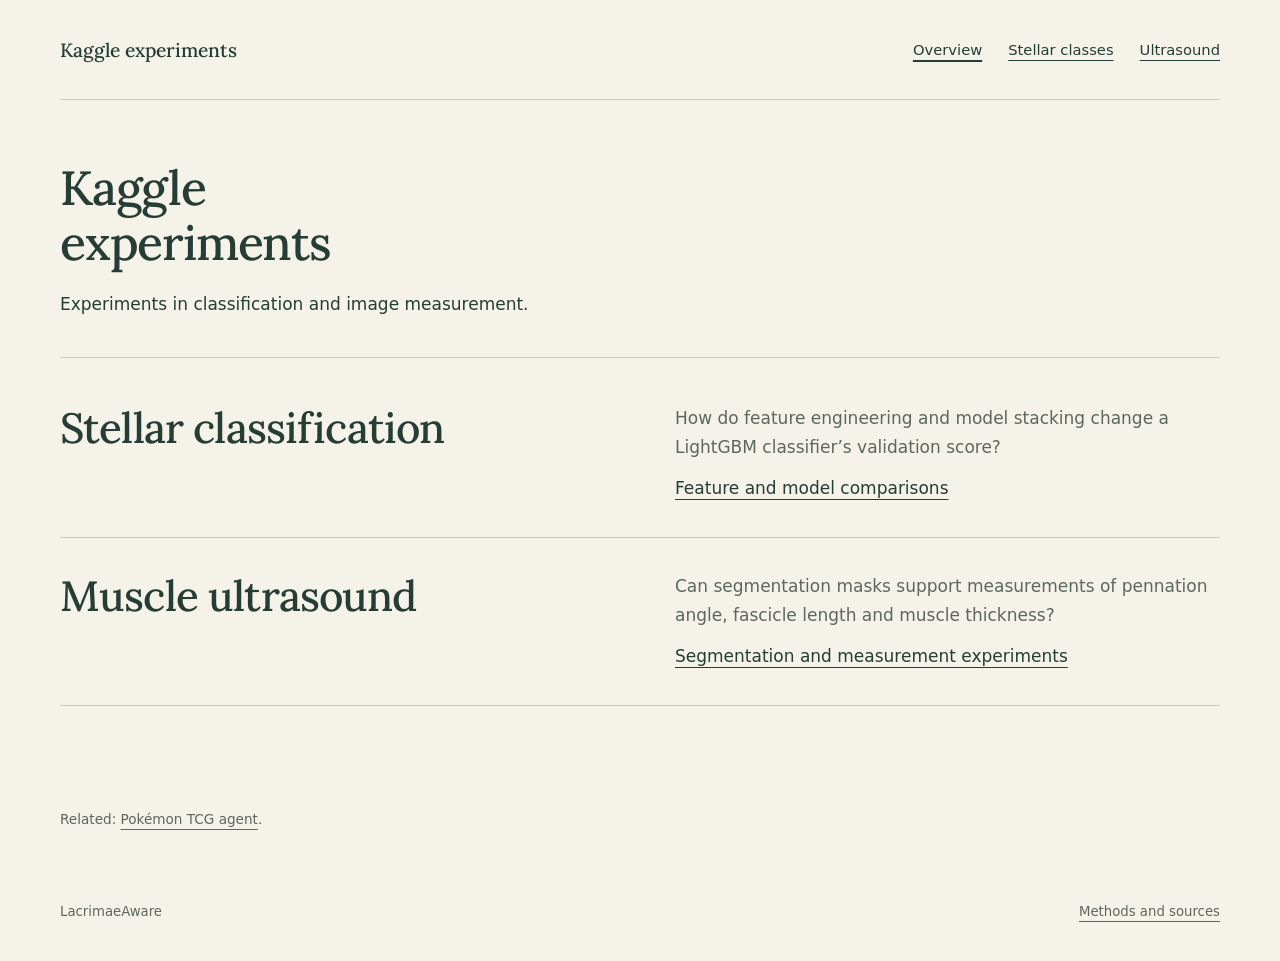
<file: site/index.html>
<!doctype html>
<html lang="en">
<head>
<meta charset="utf-8">
<meta name="viewport" content="width=device-width,initial-scale=1">
<title>Kaggle experiments</title>
<meta name="description" content="Kaggle projects for learning classification, image measurement and game-agent techniques.">
<link rel="stylesheet" href="style.css">
</head>
<body>
<a class="skip" href="#content">Skip to the study</a>
<header class="wrap mast">
<a class="brand" href="index.html">Kaggle experiments</a>
<nav aria-label="Studies">
<a href="index.html" aria-current="page">Overview</a>
<a href="stellar.html">Stellar classes</a>
<a href="ultrasound.html">Ultrasound</a>
</nav>
</header>
<main class="wrap" id="content">
<section class="source-intro">
<div class="intro">
<h1>Kaggle<br>experiments</h1>
<p>Experiments in classification and image measurement.</p>
</div>
</section>
<div class="study-index">
<section class="study-entry">
<h2>
<a href="stellar.html">Stellar classification</a>
</h2>
<div>
<p>How do feature engineering and model stacking change a LightGBM classifier’s validation score?</p>
<a class="entry-link" href="stellar.html">Feature and model comparisons</a>
</div>
</section>
<section class="study-entry">
<h2>
<a href="ultrasound.html">Muscle ultrasound</a>
</h2>
<div>
<p>Can segmentation masks support measurements of pennation angle, fascicle length and muscle thickness?</p>
<a class="entry-link" href="ultrasound.html">Segmentation and measurement experiments</a>
</div>
</section>
</div>
<p class="source-note" id="pokemon">Related: <a href="https://lacrimaeaware.github.io/pokemon-tcg-agent/">Pokémon TCG agent</a>.</p>
</main>
<footer class="wrap foot">
<span>LacrimaeAware</span>
<a href="sources.html">Methods and sources</a>
</footer>
</body>
</html>
</file>
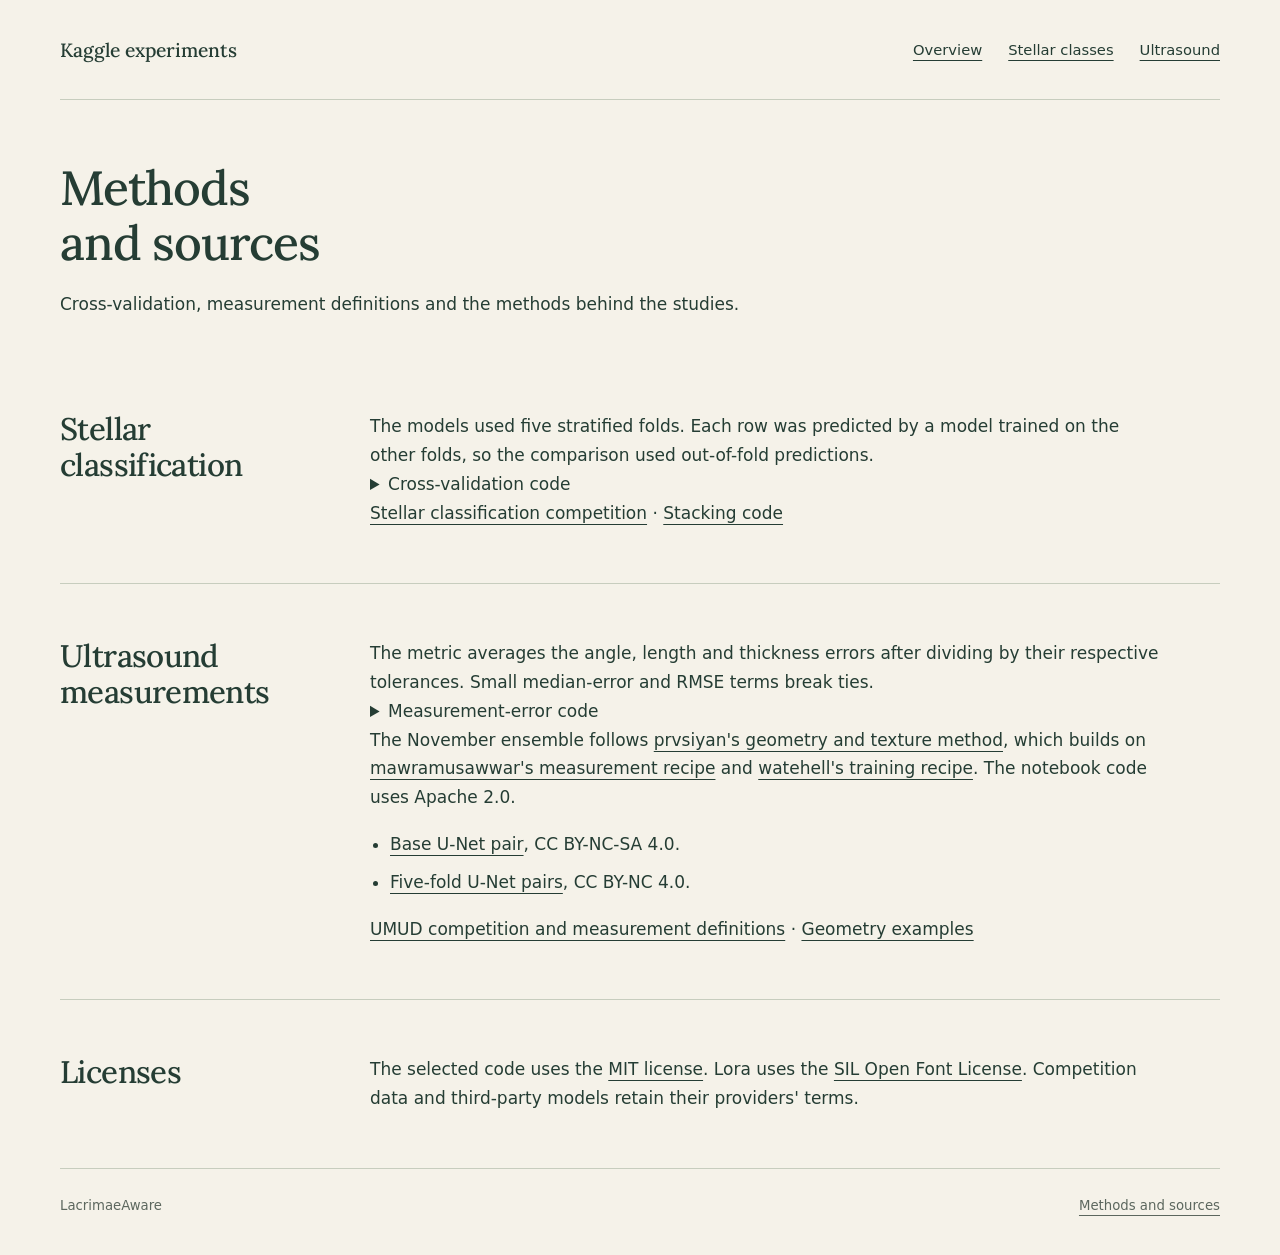
<file: site/sources.html>
<!doctype html>
<html lang="en">
<head><meta charset="utf-8"><meta name="viewport" content="width=device-width,initial-scale=1">
<title>Methods and sources · Kaggle experiments</title><meta name="description" content="Classification and ultrasound measurement experiments.">
<link rel="stylesheet" href="style.css"></head>
<body><a class="skip" href="#content">Skip to the study</a>
<header class="wrap mast"><a class="brand" href="index.html">Kaggle experiments</a><nav aria-label="Studies"><a href="index.html">Overview</a><a href="stellar.html">Stellar classes</a><a href="ultrasound.html">Ultrasound</a></nav></header>
<main class="wrap" id="content"><article>
<header class="source-intro"><div class="intro"><h1>Methods<br>and sources</h1><p>Cross-validation, measurement definitions and the methods behind the studies.</p></div></header>
<section class="chapter" id="stellar"><h2>Stellar classification</h2><div class="chapter-body"><p>The models used five stratified folds. Each row was predicted by a model trained on the other folds, so the comparison used out-of-fold predictions.</p>
<details><summary>Cross-validation code</summary><pre><code>def run_cv(cfg, X, y, X_test, classes):
    &quot;&quot;&quot;StratifiedKFold CV. Returns OOF probabilities, mean test probabilities,
    and the out-of-fold balanced accuracy.&quot;&quot;&quot;
    n_class = len(classes)
    oof = np.zeros((len(X), n_class))
    test_pred = np.zeros((len(X_test), n_class))

    skf = StratifiedKFold(n_splits=cfg.n_folds, shuffle=True, random_state=cfg.seed)
    for fold, (tr_idx, va_idx) in enumerate(skf.split(X, y), 1):
        X_tr, X_va = X.iloc[tr_idx], X.iloc[va_idx]
        y_tr, y_va = y[tr_idx], y[va_idx]

        model = lgb.LGBMClassifier(**cfg.params)
        model.fit(
            X_tr, y_tr,
            eval_set=[(X_va, y_va)],
            eval_metric=&quot;multi_logloss&quot;,
            callbacks=[lgb.early_stopping(100, verbose=False), lgb.log_evaluation(0)],
        )
        oof[va_idx] = model.predict_proba(X_va)
        test_pred += model.predict_proba(X_test) / cfg.n_folds
        fold_score = balanced_accuracy_score(y_va, oof[va_idx].argmax(1))
        print(f&quot;fold {fold}: balanced accuracy {fold_score:.4f} &quot;
              f&quot;(best_iter {model.best_iteration_})&quot;)

    oof_score = balanced_accuracy_score(y, oof.argmax(1))
    print(f&quot;OOF balanced accuracy: {oof_score:.4f}&quot;)
    return oof, test_pred, oof_score</code></pre></details>
<p><a href="https://www.kaggle.com/competitions/playground-series-s6e6">Stellar classification competition</a> · <a href="https://github.com/LacrimaeAware/kaggle-experiments/blob/main/predicting-stellar-class/experiments6.py">Stacking code</a></p></div></section>
<section class="chapter" id="ultrasound"><h2>Ultrasound measurements</h2><div class="chapter-body"><p>The metric averages the angle, length and thickness errors after dividing by their respective tolerances. Small median-error and RMSE terms break ties.</p>
<details><summary>Measurement-error code</summary><pre><code>def umud_score(
    solution: pd.DataFrame,
    submission: pd.DataFrame,
    row_id_column_name: str = &quot;image_id&quot;,
) -&gt; float:
    &quot;&quot;&quot;Compute the UMUD Score, lower is better.&quot;&quot;&quot;
    if row_id_column_name not in solution.columns:
        raise MetricInputError(f&quot;Solution is missing &#x27;{row_id_column_name}&#x27;.&quot;)
    if row_id_column_name not in submission.columns:
        raise MetricInputError(f&quot;Submission is missing &#x27;{row_id_column_name}&#x27;.&quot;)

    for col in TARGET_COLUMNS:
        if col not in solution.columns:
            raise MetricInputError(f&quot;Solution is missing &#x27;{col}&#x27;.&quot;)
        if col not in submission.columns:
            raise MetricInputError(f&quot;Submission is missing &#x27;{col}&#x27;.&quot;)

    if solution[row_id_column_name].duplicated().any():
        raise MetricInputError(&quot;Solution contains duplicate IDs.&quot;)
    if submission[row_id_column_name].duplicated().any():
        raise MetricInputError(&quot;Submission contains duplicate IDs.&quot;)

    merged = solution.merge(
        submission,
        on=row_id_column_name,
        how=&quot;inner&quot;,
        suffixes=(&quot;_true&quot;, &quot;_pred&quot;),
    )
    if len(merged) != len(solution):
        raise MetricInputError(f&quot;Submission is missing {len(solution) - len(merged)} rows.&quot;)

    primary = 0.0
    secondary = 0.0
    tertiary = 0.0
    weight_sum = float(sum(WEIGHTS[col] for col in TARGET_COLUMNS))

    for col in TARGET_COLUMNS:
        pred_col = f&quot;{col}_pred&quot;
        true_col = f&quot;{col}_true&quot;
        merged[pred_col] = pd.to_numeric(merged[pred_col], errors=&quot;coerce&quot;)
        if merged[pred_col].isna().any():
            raise MetricInputError(f&quot;Column &#x27;{col}&#x27; contains missing or non-numeric values.&quot;)

        y_true = merged[true_col].to_numpy(dtype=float)
        y_pred = merged[pred_col].to_numpy(dtype=float)
        if not np.isfinite(y_pred).all():
            raise MetricInputError(f&quot;Column &#x27;{col}&#x27; contains infinite values.&quot;)

        err = y_pred - y_true
        normalized_abs = np.abs(err) / TOLERANCES[col]
        normalized_sq = (err / TOLERANCES[col]) ** 2
        weight = WEIGHTS[col]

        primary += weight * float(np.mean(normalized_abs))
        secondary += weight * float(np.median(normalized_abs))
        tertiary += weight * float(np.sqrt(np.mean(normalized_sq)))

    primary /= weight_sum
    secondary /= weight_sum
    tertiary /= weight_sum
    return primary + EPS_SECONDARY * secondary + EPS_TERTIARY * tertiary</code></pre></details>
<p>The November ensemble follows <a href="https://www.kaggle.com/code/prvsiyan/trying-some-stuff-with-ultrasound-geometry">prvsiyan's geometry and texture method</a>, which builds on <a href="https://www.kaggle.com/code/mawramusawwar/umud-two-u-nets-texture-angle-lb-0-30652">mawramusawwar's measurement recipe</a> and <a href="https://www.kaggle.com/code/watehell/ans-is-simple-physical-scale-u-net-geometry">watehell's training recipe</a>. The notebook code uses Apache 2.0.</p>
<ul><li><a href="https://www.kaggle.com/datasets/watehell/umud-r34-unet-weights">Base U-Net pair</a>, CC BY-NC-SA 4.0.</li><li><a href="https://www.kaggle.com/datasets/prvsiyan/umud-r34-5fold-unet-weights">Five-fold U-Net pairs</a>, CC BY-NC 4.0.</li></ul>
<p><a href="https://www.kaggle.com/competitions/umud-challenge-muscle-architecture-in-ultrasound-data/overview/description">UMUD competition and measurement definitions</a> · <a href="https://github.com/LacrimaeAware/kaggle-experiments/blob/main/umud-muscle-architecture/mask_geometry.py">Geometry examples</a></p>
</div></section>
<section class="chapter"><h2>Licenses</h2><div class="chapter-body"><p>The selected code uses the <a href="licenses/MIT.txt">MIT license</a>. Lora uses the <a href="licenses/OFL-Lora.txt">SIL Open Font License</a>. Competition data and third-party models retain their providers' terms.</p></div></section>
</article></main>
<footer class="wrap foot"><span>LacrimaeAware</span><a href="sources.html">Methods and sources</a></footer>
</body></html>
</file>
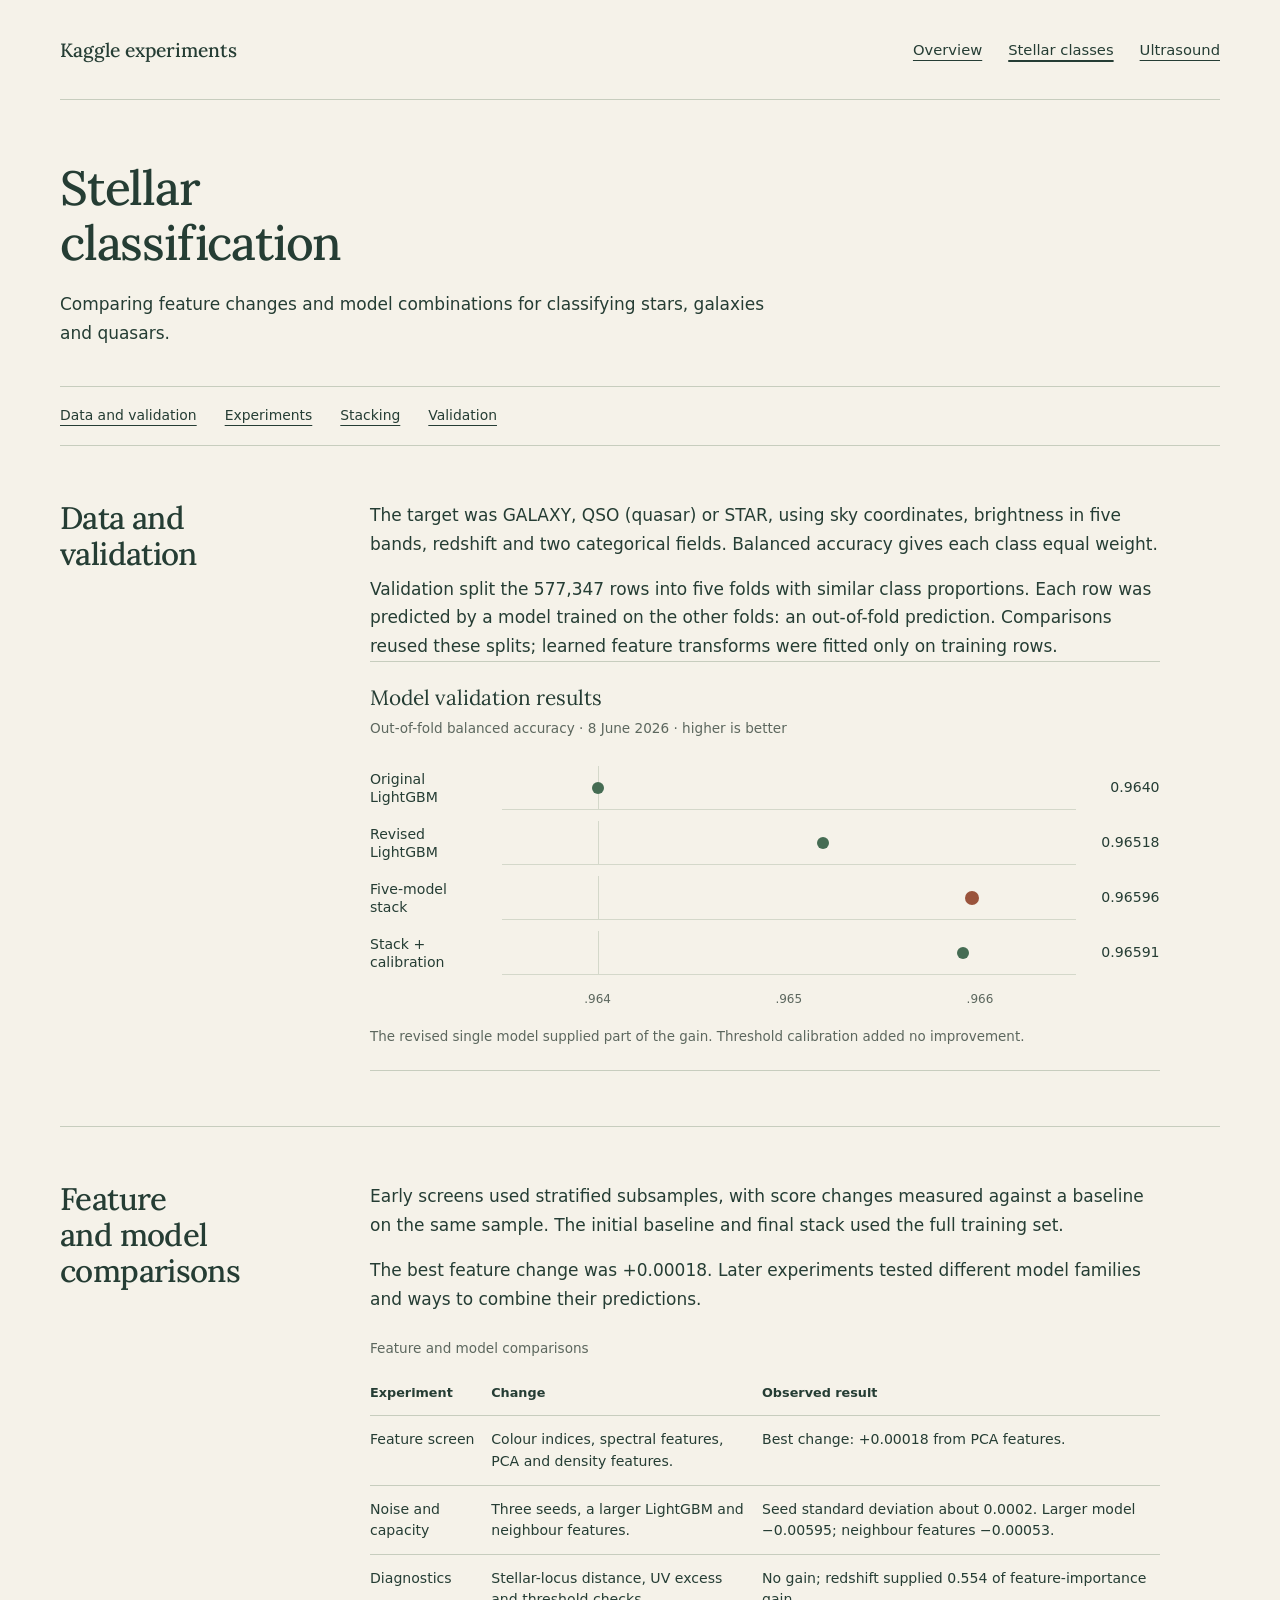
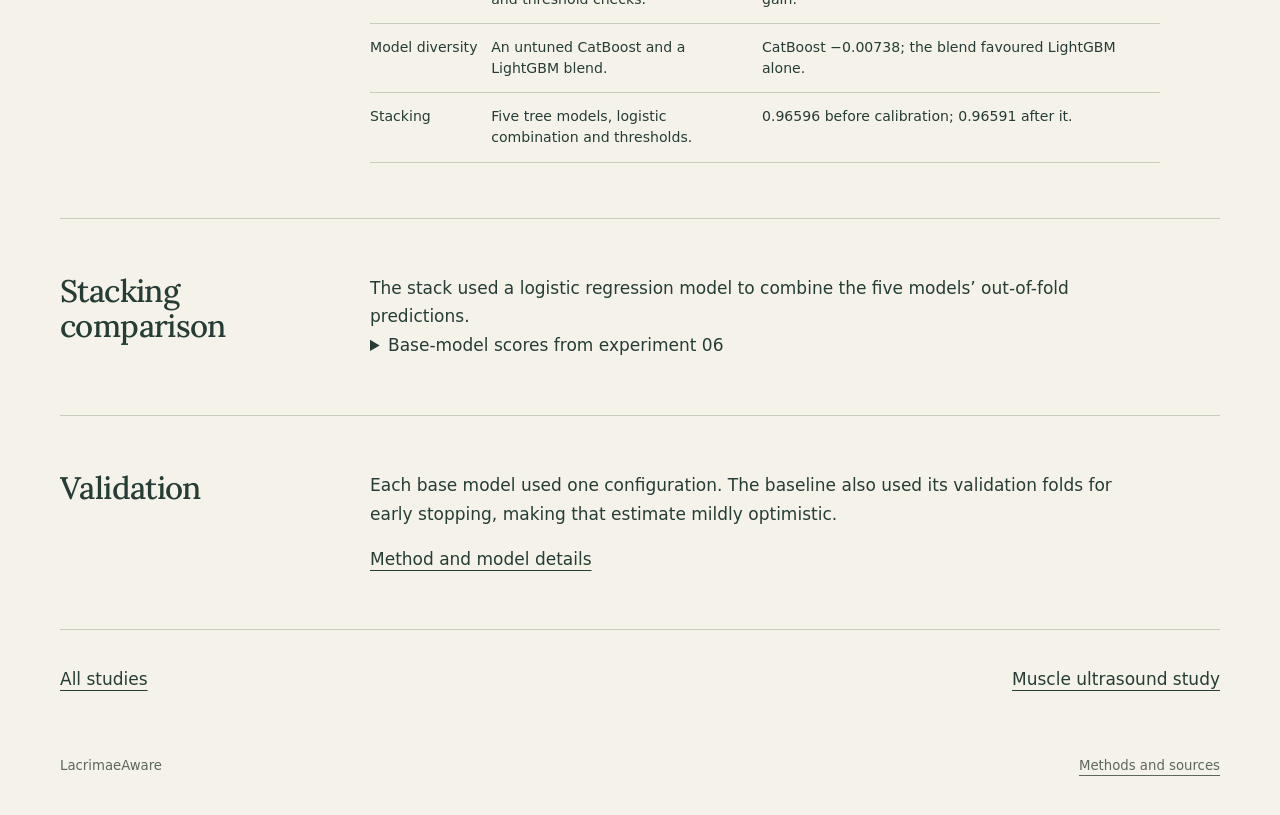
<file: site/stellar.html>
<!doctype html>
<html lang="en">
<head>
<meta charset="utf-8">
<meta name="viewport" content="width=device-width,initial-scale=1">
<title>Stellar classification · Kaggle experiments</title>
<meta name="description" content="Kaggle projects for learning classification, image measurement and game-agent techniques.">
<link rel="stylesheet" href="style.css">
</head>
<body>
<a class="skip" href="#content">Skip to the study</a>
<header class="wrap mast">
<a class="brand" href="index.html">Kaggle experiments</a>
<nav aria-label="Studies">
<a href="index.html">Overview</a>
<a href="stellar.html" aria-current="page">Stellar classes</a>
<a href="ultrasound.html">Ultrasound</a>
</nav>
</header>
<main class="wrap" id="content">
<article>
<header class="source-intro">
<div class="intro">
<h1>Stellar<br>classification</h1>
<p>Comparing feature changes and model combinations for classifying stars, galaxies and quasars.</p>
</div>
</header>
<nav class="chapters" aria-label="Stellar chapters">
<a href="#question">Data and validation</a>
<a href="#experiments">Experiments</a>
<a href="#result">Stacking</a>
<a href="#limits">Validation</a>
</nav>
<section class="chapter" id="question">
<h2>Data and validation</h2>
<div class="chapter-body">
<p>The target was GALAXY, QSO (quasar) or STAR, using sky coordinates, brightness in five bands, redshift and two categorical fields. Balanced accuracy gives each class equal weight.</p>
<p>Validation split the 577,347 rows into five folds with similar class proportions. Each row was predicted by a model trained on the other folds: an out-of-fold prediction. Comparisons reused these splits; learned feature transforms were fitted only on training rows.</p>
<figure class="figure" aria-labelledby="stellar-results">
<div class="figure-title" id="stellar-results">Model validation results</div>
<p class="figure-unit">Out-of-fold balanced accuracy · 8 June 2026 · higher is better</p>
<div class="dot-plot">
<div class="plot-row">
<span class="plot-label">Original LightGBM</span>
<div class="dot-track" aria-hidden="true">
<i class="dot" style="--x:16.6667%">
</i>
</div>
<span class="plot-value">0.9640</span>
</div>
<div class="plot-row">
<span class="plot-label">Revised LightGBM</span>
<div class="dot-track" aria-hidden="true">
<i class="dot" style="--x:56.0000%">
</i>
</div>
<span class="plot-value">0.96518</span>
</div>
<div class="plot-row">
<span class="plot-label">Five-model stack</span>
<div class="dot-track" aria-hidden="true">
<i class="dot best" style="--x:82.0000%">
</i>
</div>
<span class="plot-value">0.96596</span>
</div>
<div class="plot-row">
<span class="plot-label">Stack + calibration</span>
<div class="dot-track" aria-hidden="true">
<i class="dot" style="--x:80.3333%">
</i>
</div>
<span class="plot-value">0.96591</span>
</div>
<div class="dot-axis" aria-hidden="true">
<span>
</span>
<div class="axis-values">
<span style="left:16.667%">.964</span>
<span style="left:50%">.965</span>
<span style="left:83.333%">.966</span>
</div>
<span>
</span>
</div>
</div>
<figcaption>The revised single model supplied part of the gain. Threshold calibration added no improvement.</figcaption>
</figure>
</div>
</section>
<section class="chapter" id="experiments">
<h2>Feature and model comparisons</h2>
<div class="chapter-body">
<p>Early screens used stratified subsamples, with score changes measured against a baseline on the same sample. The initial baseline and final stack used the full training set.</p>
<p>The best feature change was +0.00018. Later experiments tested different model families and ways to combine their predictions.</p>
<div class="table-wrap" tabindex="0" role="region" aria-label="Feature and model comparisons">
<table class="">
<caption>Feature and model comparisons</caption>
<thead>
<tr>
<th scope="col">Experiment</th>
<th scope="col">Change</th>
<th scope="col">Observed result</th>
</tr>
</thead>
<tbody>
<tr>
<th scope="row">Feature screen</th>
<td>Colour indices, spectral features, PCA and density features.</td>
<td>Best change: +0.00018 from PCA features.</td>
</tr>
<tr>
<th scope="row">Noise and capacity</th>
<td>Three seeds, a larger LightGBM and neighbour features.</td>
<td>Seed standard deviation about 0.0002. Larger model −0.00595; neighbour features −0.00053.</td>
</tr>
<tr>
<th scope="row">Diagnostics</th>
<td>Stellar-locus distance, UV excess and threshold checks.</td>
<td>No gain; redshift supplied 0.554 of feature-importance gain.</td>
</tr>
<tr>
<th scope="row">Model diversity</th>
<td>An untuned CatBoost and a LightGBM blend.</td>
<td>CatBoost −0.00738; the blend favoured LightGBM alone.</td>
</tr>
<tr>
<th scope="row">Stacking</th>
<td>Five tree models, logistic combination and thresholds.</td>
<td>0.96596 before calibration; 0.96591 after it.</td>
</tr>
</tbody>
</table>
</div>
</div>
</section>
<section class="chapter" id="result">
<h2>Stacking comparison</h2>
<div class="chapter-body">
<p>The stack used a logistic regression model to combine the five models’ out-of-fold predictions.</p>
<details>
<summary>Base-model scores from experiment 06</summary>
<div class="table-wrap" tabindex="0" role="region" aria-label="Out-of-fold balanced accuracy">
<table class="short-table">
<caption>Out-of-fold balanced accuracy</caption>
<thead>
<tr>
<th scope="col">Model</th>
<th scope="col">Score</th>
</tr>
</thead>
<tbody>
<tr>
<th scope="row">Balanced LightGBM</th>
<td>0.96518</td>
</tr>
<tr>
<th scope="row">Unbalanced LightGBM</th>
<td>0.95469</td>
</tr>
<tr>
<th scope="row">XGBoost</th>
<td>0.96396</td>
</tr>
<tr>
<th scope="row">CatBoost</th>
<td>0.95682</td>
</tr>
<tr>
<th scope="row">HistGradientBoosting</th>
<td>0.96424</td>
</tr>
<tr>
<th scope="row">Logistic stack</th>
<td>0.96596</td>
</tr>
</tbody>
</table>
</div>
</details>
</div>
</section>
<section class="chapter" id="limits">
<h2>Validation</h2>
<div class="chapter-body">
<p>Each base model used one configuration. The baseline also used its validation folds for early stopping, making that estimate mildly optimistic.</p>
<p>
<a href="sources.html#stellar">Method and model details</a>
</p>
</div>
</section>
<nav class="next-study" aria-label="Next study">
<a href="index.html">All studies</a>
<a href="ultrasound.html">Muscle ultrasound study</a>
</nav>
</article>
</main>
<footer class="wrap foot">
<span>LacrimaeAware</span>
<a href="sources.html">Methods and sources</a>
</footer>
</body>
</html>
</file>
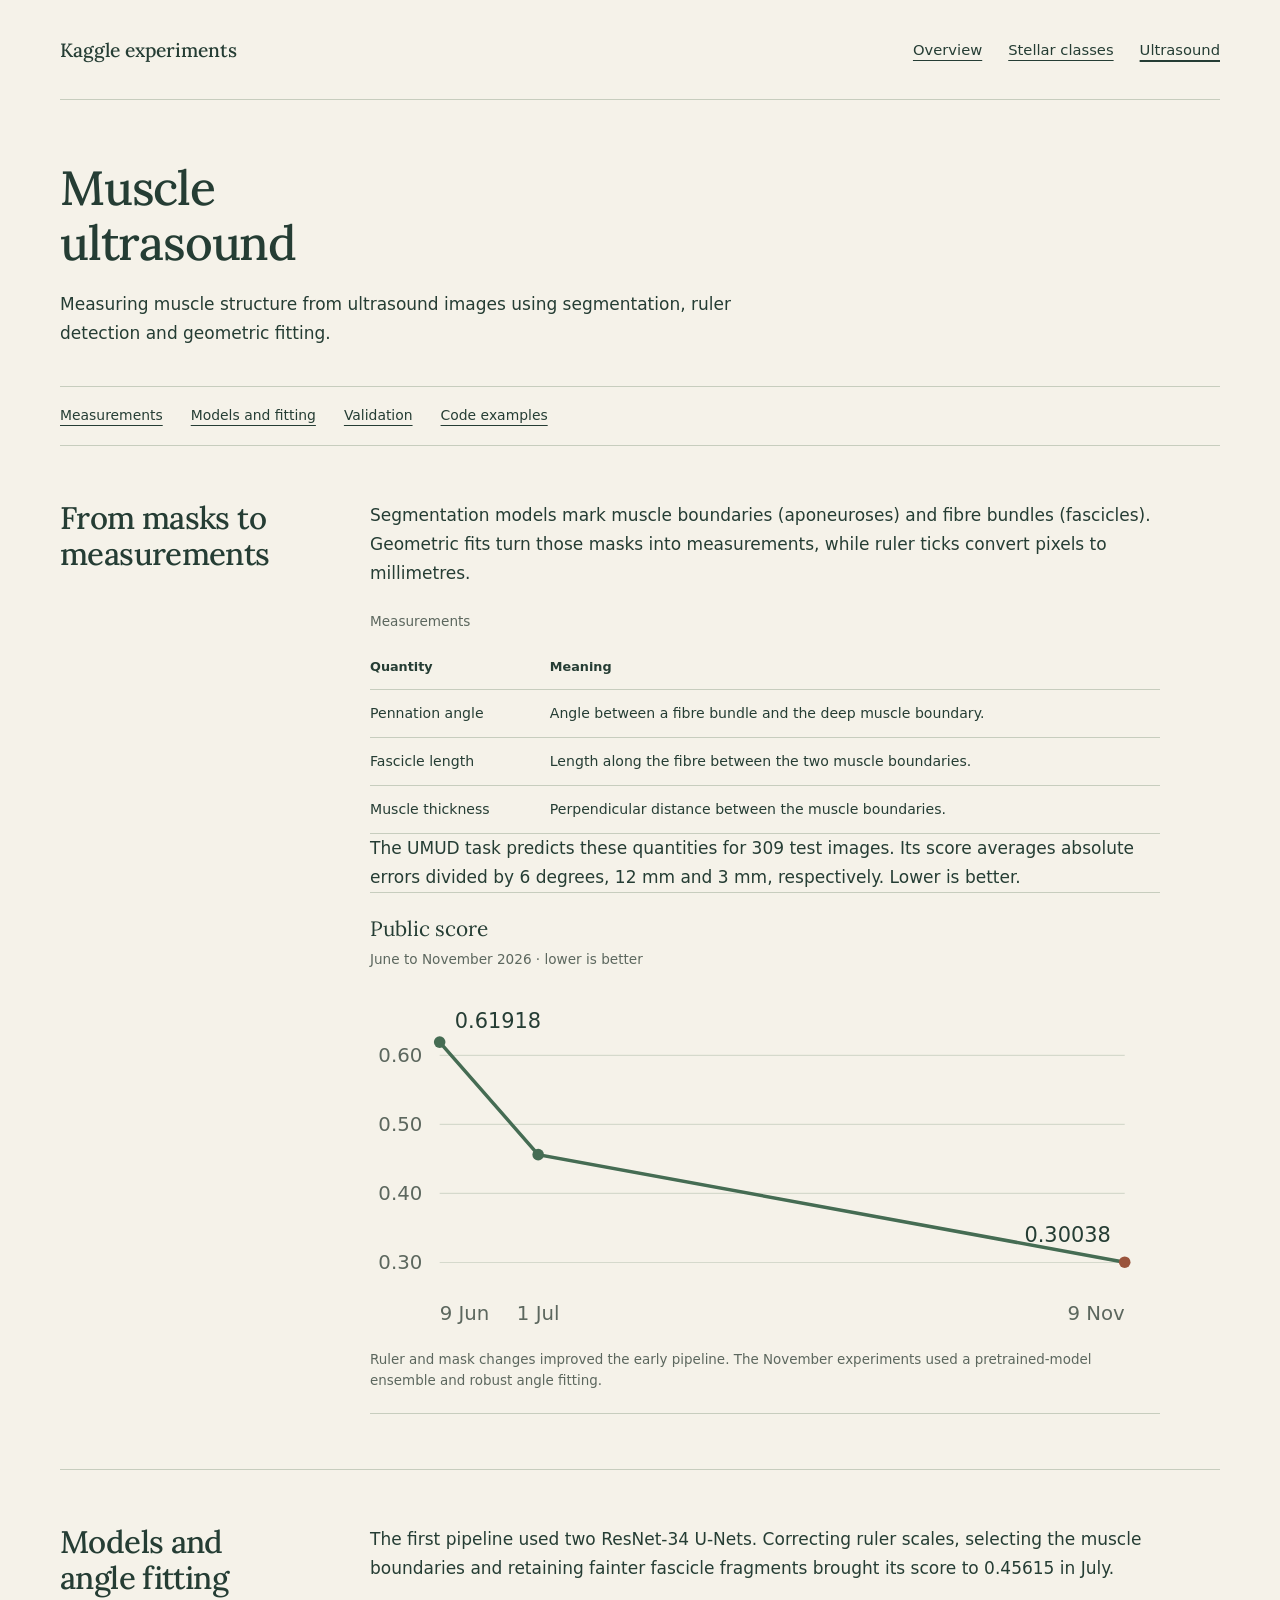
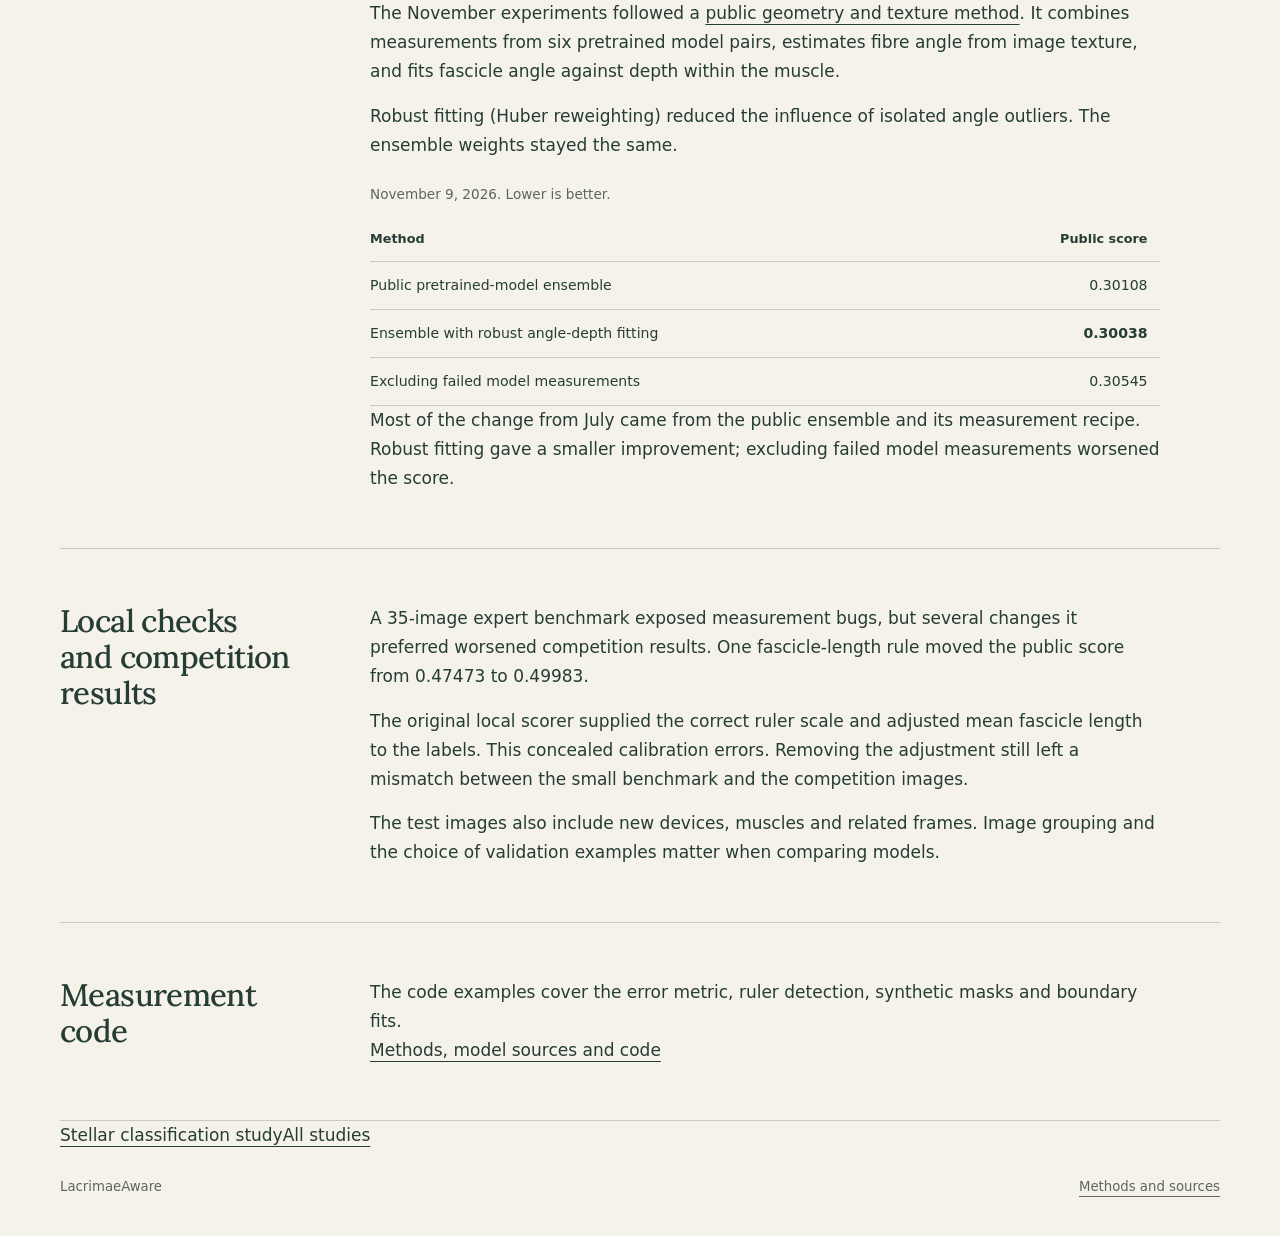
<file: site/ultrasound.html>
<!doctype html>
<html lang="en">
<head><meta charset="utf-8"><meta name="viewport" content="width=device-width,initial-scale=1">
<title>Muscle ultrasound · Kaggle experiments</title><meta name="description" content="Classification and ultrasound measurement experiments.">
<link rel="stylesheet" href="style.css"></head>
<body><a class="skip" href="#content">Skip to the study</a>
<header class="wrap mast"><a class="brand" href="index.html">Kaggle experiments</a><nav aria-label="Studies"><a href="index.html">Overview</a><a href="stellar.html">Stellar classes</a><a href="ultrasound.html" aria-current="page">Ultrasound</a></nav></header>
<main class="wrap" id="content"><article>
<header class="source-intro"><div class="intro"><h1>Muscle<br>ultrasound</h1><p>Measuring muscle structure from ultrasound images using segmentation, ruler detection and geometric fitting.</p></div></header>
<nav class="chapters" aria-label="Ultrasound chapters"><a href="#question">Measurements</a><a href="#experiments">Models and fitting</a><a href="#failures">Validation</a><a href="#limits">Code examples</a></nav>
<section class="chapter" id="question"><h2>From masks to measurements</h2><div class="chapter-body">
<p>Segmentation models mark muscle boundaries (aponeuroses) and fibre bundles (fascicles). Geometric fits turn those masks into measurements, while ruler ticks convert pixels to millimetres.</p>
<div class="table-wrap" tabindex="0" role="region" aria-label="Measurements"><table class=""><caption>Measurements</caption><thead><tr><th scope="col">Quantity</th><th scope="col">Meaning</th></tr></thead><tbody><tr><th scope="row">Pennation angle</th><td>Angle between a fibre bundle and the deep muscle boundary.</td></tr><tr><th scope="row">Fascicle length</th><td>Length along the fibre between the two muscle boundaries.</td></tr><tr><th scope="row">Muscle thickness</th><td>Perpendicular distance between the muscle boundaries.</td></tr></tbody></table></div>
<p>The UMUD task predicts these quantities for 309 test images. Its score averages absolute errors divided by 6 degrees, 12 mm and 3 mm, respectively. Lower is better.</p>
<figure class="figure"><div class="figure-title">Public score</div><p class="figure-unit">June to November 2026 · lower is better</p><svg class="trend" viewBox="0 0 680 300" role="img" aria-labelledby="trend-title trend-description"><title id="trend-title">Ultrasound public scores, June to November 2026</title><desc id="trend-description">June 9: 0.61918; July 1: 0.45615; November 9: 0.30038. Lower is better.</desc><line class="grid" x1="60" x2="650" y1="238.11" y2="238.11"/><text x="45" y="244.11" text-anchor="end">0.30</text><line class="grid" x1="60" x2="650" y1="178.65" y2="178.65"/><text x="45" y="184.65" text-anchor="end">0.40</text><line class="grid" x1="60" x2="650" y1="119.19" y2="119.19"/><text x="45" y="125.19" text-anchor="end">0.50</text><line class="grid" x1="60" x2="650" y1="59.73" y2="59.73"/><text x="45" y="65.73" text-anchor="end">0.60</text><polyline class="line" points="60.00,48.33 144.84,145.26 650.00,237.88"/><circle class="point" cx="60.00" cy="48.33" r="5"><title>9 Jun 2026: 0.61918</title></circle><text x="60.00" y="288" text-anchor="start">9 Jun</text><circle class="point" cx="144.84" cy="145.26" r="5"><title>1 Jul 2026: 0.45615</title></circle><text x="144.84" y="288" text-anchor="middle">1 Jul</text><circle class="final" cx="650.00" cy="237.88" r="5"><title>9 Nov 2026: 0.30038</title></circle><text x="650.00" y="288" text-anchor="end">9 Nov</text><text class="value" x="73" y="36.33">0.61918</text><text class="value" x="638" y="220.88" text-anchor="end">0.30038</text></svg><figcaption>Ruler and mask changes improved the early pipeline. The November experiments used a pretrained-model ensemble and robust angle fitting.</figcaption></figure>
</div></section>
<section class="chapter" id="experiments"><h2>Models and angle fitting</h2><div class="chapter-body">
<p>The first pipeline used two ResNet-34 U-Nets. Correcting ruler scales, selecting the muscle boundaries and retaining fainter fascicle fragments brought its score to 0.45615 in July.</p>
<p>The November experiments followed a <a href="https://www.kaggle.com/code/prvsiyan/trying-some-stuff-with-ultrasound-geometry">public geometry and texture method</a>. It combines measurements from six pretrained model pairs, estimates fibre angle from image texture, and fits fascicle angle against depth within the muscle.</p>
<p>Robust fitting (Huber reweighting) reduced the influence of isolated angle outliers. The ensemble weights stayed the same.</p>
<div class="table-wrap" tabindex="0" role="region" aria-label="November 9, 2026. Lower is better."><table class="score-table"><caption>November 9, 2026. Lower is better.</caption><thead><tr><th scope="col">Method</th><th scope="col">Public score</th></tr></thead><tbody><tr><th scope="row">Public pretrained-model ensemble</th><td>0.30108</td></tr><tr><th scope="row">Ensemble with robust angle-depth fitting</th><td><strong>0.30038</strong></td></tr><tr><th scope="row">Excluding failed model measurements</th><td>0.30545</td></tr></tbody></table></div>
<p>Most of the change from July came from the public ensemble and its measurement recipe. Robust fitting gave a smaller improvement; excluding failed model measurements worsened the score.</p>
</div></section>
<section class="chapter" id="failures"><h2>Local checks and competition results</h2><div class="chapter-body">
<p>A 35-image expert benchmark exposed measurement bugs, but several changes it preferred worsened competition results. One fascicle-length rule moved the public score from 0.47473 to 0.49983.</p>
<p>The original local scorer supplied the correct ruler scale and adjusted mean fascicle length to the labels. This concealed calibration errors. Removing the adjustment still left a mismatch between the small benchmark and the competition images.</p>
<p>The test images also include new devices, muscles and related frames. Image grouping and the choice of validation examples matter when comparing models.</p>
</div></section>
<section class="chapter" id="limits"><h2>Measurement code</h2><div class="chapter-body"><p>The code examples cover the error metric, ruler detection, synthetic masks and boundary fits.</p><a class="entry-link" href="sources.html#ultrasound">Methods, model sources and code</a></div></section>
<nav class="pager"><a href="stellar.html">Stellar classification study</a><a href="index.html">All studies</a></nav>
</article></main>
<footer class="wrap foot"><span>LacrimaeAware</span><a href="sources.html">Methods and sources</a></footer>
</body></html>
</file>
<file: site/style.css>
@font-face{font-family:Lora;src:url("fonts/Lora.ttf") format("truetype");font-weight:400 700;font-display:swap}
:root{--paper:#f5f2e9;--ink:#253d34;--muted:#5c675e;--line:#c7cdbe;--green:#456c53;--rust:#9a543c;--wash:#ebeede;color:var(--ink);background:var(--paper);font-family:system-ui,-apple-system,BlinkMacSystemFont,"Segoe UI",sans-serif;font-synthesis:none;color-scheme:light}
*{box-sizing:border-box}html{scroll-behavior:smooth;scroll-padding-top:24px}body{margin:0;font-size:17px;line-height:1.7}::selection{background:#cbd8b5;color:#20372c}a{color:inherit;text-decoration-thickness:1px;text-underline-offset:5px}a:hover{color:var(--rust)}a:focus-visible,summary:focus-visible{outline:3px solid var(--rust);outline-offset:5px}h1,h2,h3{font-family:Lora,Georgia,serif;font-weight:500;line-height:1.15;text-wrap:balance;margin:0}h1{font-size:clamp(2.55rem,5.1vw,4.6rem);letter-spacing:-.025em}h2{font-size:clamp(1.8rem,3.3vw,2.65rem);letter-spacing:-.02em}h3{font-size:1.35rem}p,figure{margin:0}p+p{margin-top:1rem}.wrap{width:min(1160px,calc(100% - 96px));margin-inline:auto}.mast{display:flex;justify-content:space-between;align-items:center;gap:32px;min-height:100px;border-bottom:1px solid var(--line)}.brand{font:500 1.2rem Lora,Georgia,serif;text-decoration:none}.mast nav{display:flex;gap:26px;font-size:.92rem}.mast [aria-current=page]{text-decoration-thickness:2px}.skip{position:absolute;left:20px;top:-100px;background:var(--paper);padding:10px;z-index:10}.skip:focus{top:12px}.opening{display:grid;grid-template-columns:.9fr 1.1fr;align-items:center;gap:70px;padding:72px 0 66px}.opening .intro{max-width:31rem}.opening h1+p{margin-top:25px;font-size:1.08rem;color:var(--muted);max-width:31rem}.opening .read-link{display:inline-block;margin-top:26px}.figure{min-width:0;padding:22px 0;border-block:1px solid var(--line)}.figure-title{font-family:Lora,Georgia,serif;font-size:1.3rem;line-height:1.35}.figure-unit{font-size:.85rem;color:var(--muted);margin-top:5px}.figure figcaption{font-size:.84rem;line-height:1.55;color:var(--muted);margin-top:15px}.dot-plot{margin-top:20px}.plot-row{display:grid;grid-template-columns:118px minmax(80px,1fr) 70px;gap:14px;align-items:center;min-height:55px;font-size:.88rem}.plot-label{line-height:1.3}.plot-value{font-variant-numeric:tabular-nums;text-align:right;color:var(--ink)}.dot-track{position:relative;height:44px;border-bottom:1px solid #d4d8ca}.dot-track:before{content:"";position:absolute;left:16.667%;top:0;bottom:0;width:1px;background:#d4d8ca}.dot{position:absolute;width:12px;height:12px;left:var(--x);top:16px;transform:translateX(-50%);border-radius:50%;background:var(--green)}.dot.best{background:var(--rust);width:14px;height:14px;top:15px}.dot-axis{display:grid;grid-template-columns:118px minmax(80px,1fr) 70px;gap:14px;font-size:.75rem;color:var(--muted);margin-top:9px}.axis-values{position:relative;height:23px}.axis-values span{position:absolute;transform:translateX(-50%)}.study-index{border-top:1px solid var(--line);padding:12px 0 70px}.study-entry{display:grid;grid-template-columns:1fr 1fr;gap:70px;padding:34px 0;border-bottom:1px solid var(--line)}.study-entry h2 a{text-decoration:none}.study-entry h2 a:hover{text-decoration:underline}.study-entry p{color:var(--muted);max-width:39rem}.study-entry .entry-link{display:inline-block;margin-top:12px;color:var(--ink)}.chapters{display:flex;flex-wrap:wrap;gap:12px 28px;padding:17px 0;border-block:1px solid var(--line);font-size:.87rem}.chapter{display:grid;grid-template-columns:240px minmax(0,1fr);gap:70px;padding:55px 0;border-bottom:1px solid var(--line)}.chapter h2{font-size:1.95rem}.chapter-body{max-width:73ch;min-width:0}.chapter-body>p+p{margin-top:1rem}.chapter-body h3{margin:30px 0 15px}.chapter-body ul{padding-left:20px;margin:18px 0}.chapter-body li{margin:9px 0}.table-wrap{overflow:auto;max-width:100%;margin-top:24px;scrollbar-color:#7a8c70 #e7e9df}table{border-collapse:collapse;width:100%;font-size:.88rem;line-height:1.5;font-variant-numeric:tabular-nums}caption{text-align:left;color:var(--muted);font-size:.85rem;margin-bottom:12px}th,td{padding:13px 12px 13px 0;vertical-align:top;border-bottom:1px solid var(--line);text-align:left}thead th{font-weight:600;font-size:.8rem}tbody th{font-weight:500}.number{text-align:right;white-space:nowrap}.short-table{max-width:550px}.short-table td:last-child{text-align:right}.quiet{color:var(--muted);font-size:.9rem}.comparison{margin-top:23px;padding:20px 0;border-block:1px solid var(--line);display:grid;grid-template-columns:1fr 1fr;gap:25px}.comparison h3{font-size:1.1rem;margin:0 0 8px}.comparison p{font-size:.91rem}.trend{display:block;width:100%;height:auto;margin-top:15px;overflow:visible}.trend text{font-family:system-ui,-apple-system,"Segoe UI",sans-serif;fill:var(--muted);font-size:17px}.trend .value{fill:var(--ink);font-size:18px;font-variant-numeric:tabular-nums}.trend .grid{stroke:#d5d9cc;stroke-width:1}.trend .line{fill:none;stroke:var(--green);stroke-width:3}.trend .point{fill:var(--green)}.trend .final{fill:var(--rust)}.next-study{display:flex;justify-content:space-between;gap:20px;padding:35px 0}.foot{display:flex;justify-content:space-between;gap:20px;padding:26px 0 38px;font-size:.83rem;color:var(--muted)}.source-intro{padding:60px 0 38px;max-width:67ch}.source-intro h1{font-size:3rem;margin-bottom:20px}.source-section{max-width:78ch;padding:32px 0;border-top:1px solid var(--line)}.source-section h2{font-size:1.8rem;margin-bottom:20px}.source-section p{max-width:72ch}.source-section details{margin-top:20px;border-block:1px solid var(--line);padding:15px 0}.source-section summary{cursor:pointer;font-size:.9rem}pre{font-size:.82rem;line-height:1.65;overflow:auto;background:#e9ede2;padding:22px;color:#263c30;tab-size:4;scrollbar-color:#7a8c70 #e7e9df}code{font-family:ui-monospace,SFMono-Regular,Consolas,monospace}.hash{overflow-wrap:anywhere}.source-note{margin:32px 0 44px;font-size:.85rem;color:var(--muted)}
@media(max-width:1000px){.wrap{width:calc(100% - 64px)}.opening{gap:40px;padding-top:50px}.chapter{grid-template-columns:190px minmax(0,1fr);gap:40px}.study-entry{gap:40px}.plot-row,.dot-axis{grid-template-columns:100px minmax(70px,1fr) 68px;gap:10px}}
@media(max-width:700px){body{font-size:16px}.wrap{width:calc(100% - 40px)}.mast{min-height:102px;flex-direction:column;align-items:flex-start;justify-content:center;gap:11px}.mast nav{gap:22px;font-size:.83rem}.opening{grid-template-columns:1fr;gap:32px;padding:40px 0}.opening .intro{max-width:36rem}.opening h1+p{font-size:1rem;margin-top:18px}.opening .read-link{margin-top:17px}.figure{padding:18px 0}.plot-row{grid-template-columns:112px minmax(70px,1fr) 64px;gap:10px;min-height:48px}.dot-axis{grid-template-columns:112px minmax(70px,1fr) 64px;gap:10px}.plot-label{font-size:.85rem}.dot-axis{font-size:.75rem}.study-entry{grid-template-columns:1fr;gap:18px;padding:28px 0}.study-entry h2{font-size:1.9rem}.study-index{padding-bottom:35px}.chapter{grid-template-columns:1fr;gap:22px;padding:36px 0}.chapter h2{font-size:1.75rem}.chapters{gap:12px 22px}.comparison{gap:20px}.trend text{font-size:25px}.trend .value{font-size:25px}.figure figcaption{font-size:.82rem}.table-wrap{margin-top:20px}.next-study,.foot{font-size:.8rem;gap:15px}.source-intro{padding-top:40px}.source-intro h1{font-size:2.4rem}.source-section h2{font-size:1.6rem}pre{font-size:.78rem;padding:16px}.source-section{padding:28px 0}}
@media(prefers-reduced-motion:reduce){html{scroll-behavior:auto}}

.score-table td:last-child,.score-table thead th:last-child{text-align:right;white-space:nowrap}
</file>
